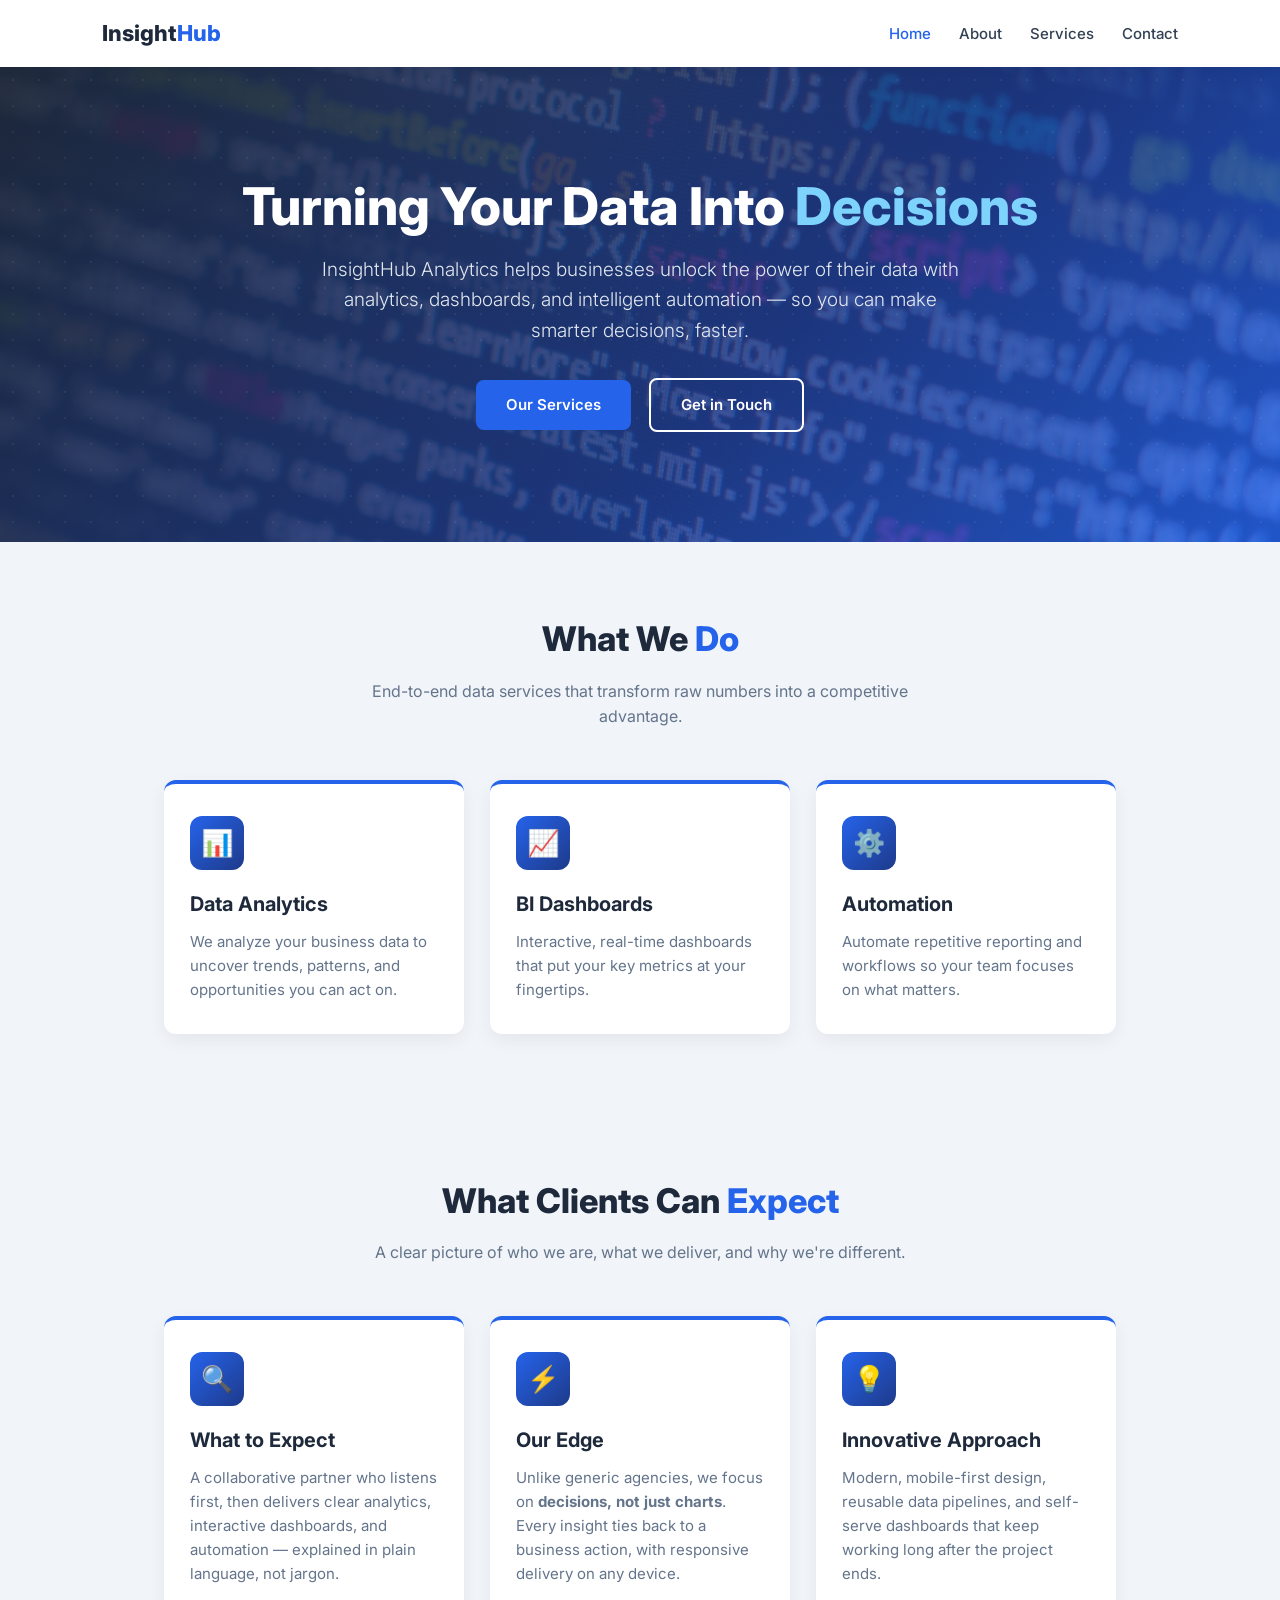
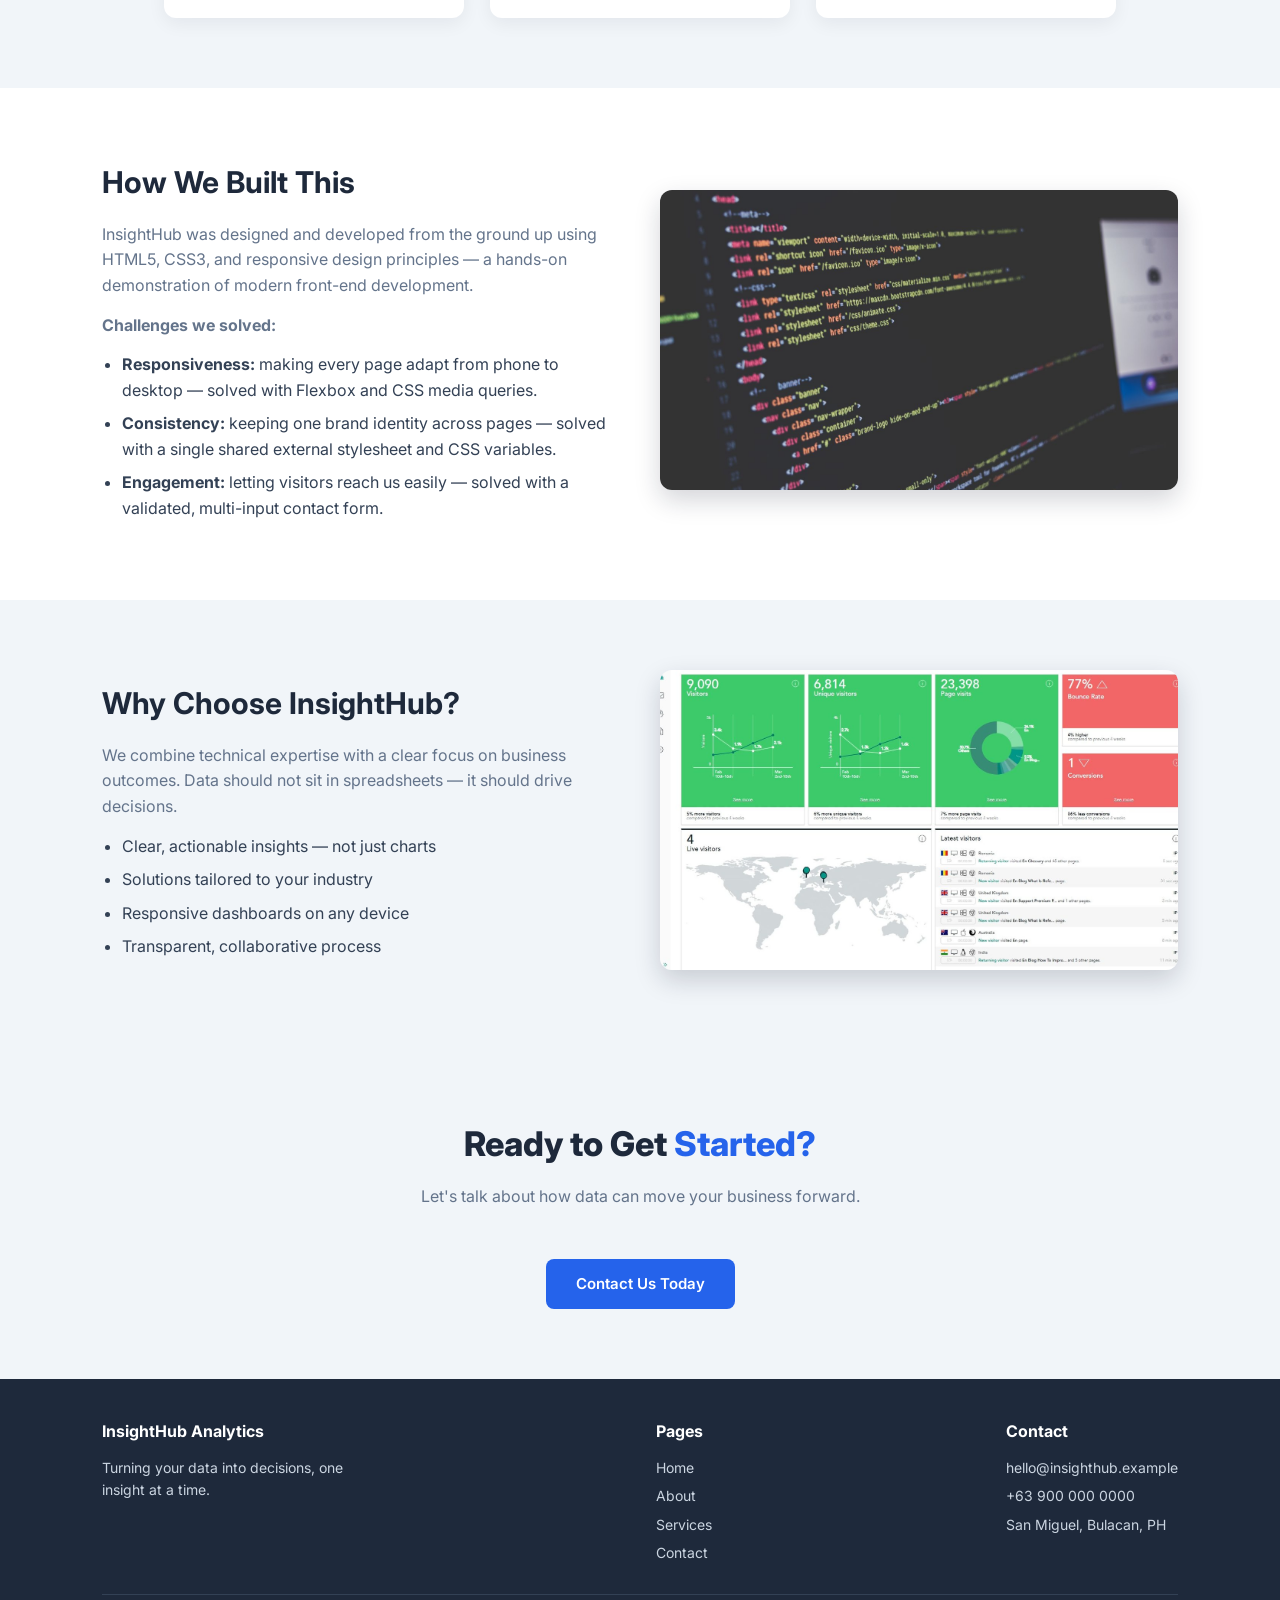
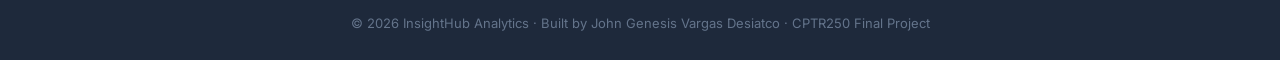
<file: index.html>
<!DOCTYPE html>
<!-- =====================================================================
     index.html  |  CPTR250 FINAL PROJECT — Home
     Company: InsightHub Analytics
     Shared external CSS (style.css). Semantic HTML5 structure.
     ===================================================================== -->
<html lang="en">
<head>
    <meta charset="UTF-8">
    <meta name="viewport" content="width=device-width, initial-scale=1.0">
    <title>InsightHub Analytics | Turning Data into Decisions</title>
    <link rel="stylesheet" href="style.css">
</head>
<body>

    <!-- ===== SHARED NAV BAR ===== -->
    <nav class="navbar">
        <a href="index.html" class="brand">Insight<span>Hub</span></a>
        <ul class="nav-links">
            <li><a href="index.html" class="active">Home</a></li>
            <li><a href="about.html">About</a></li>
            <li><a href="services.html">Services</a></li>
            <li><a href="contact.html">Contact</a></li>
        </ul>
    </nav>

    <!-- ===== HERO ===== -->
    <header class="hero">
        <h1>Turning Your Data Into <span>Decisions</span></h1>
        <p>InsightHub Analytics helps businesses unlock the power of their data with analytics, dashboards, and intelligent automation — so you can make smarter decisions, faster.</p>
        <a href="services.html" class="btn">Our Services</a>
        <a href="contact.html" class="btn btn-outline">Get in Touch</a>
    </header>

    <!-- ===== SERVICES OVERVIEW (card grid) ===== -->
    <section>
        <h2 class="section-title">What We <span>Do</span></h2>
        <p class="section-sub">End-to-end data services that transform raw numbers into a competitive advantage.</p>
        <div class="cards">
            <div class="card">
                <div class="icon">📊</div>
                <h3>Data Analytics</h3>
                <p>We analyze your business data to uncover trends, patterns, and opportunities you can act on.</p>
            </div>
            <div class="card">
                <div class="icon">📈</div>
                <h3>BI Dashboards</h3>
                <p>Interactive, real-time dashboards that put your key metrics at your fingertips.</p>
            </div>
            <div class="card">
                <div class="icon">⚙️</div>
                <h3>Automation</h3>
                <p>Automate repetitive reporting and workflows so your team focuses on what matters.</p>
            </div>
        </div>
    </section>

    <!-- ===== WHAT TO EXPECT / OUR EDGE ===== -->
    <section>
        <h2 class="section-title">What Clients Can <span>Expect</span></h2>
        <p class="section-sub">A clear picture of who we are, what we deliver, and why we're different.</p>
        <div class="cards">
            <div class="card">
                <div class="icon">🔍</div>
                <h3>What to Expect</h3>
                <p>A collaborative partner who listens first, then delivers clear analytics, interactive dashboards, and automation — explained in plain language, not jargon.</p>
            </div>
            <div class="card">
                <div class="icon">⚡</div>
                <h3>Our Edge</h3>
                <p>Unlike generic agencies, we focus on <strong>decisions, not just charts</strong>. Every insight ties back to a business action, with responsive delivery on any device.</p>
            </div>
            <div class="card">
                <div class="icon">💡</div>
                <h3>Innovative Approach</h3>
                <p>Modern, mobile-first design, reusable data pipelines, and self-serve dashboards that keep working long after the project ends.</p>
            </div>
        </div>
    </section>

    <!-- ===== OUR PROCESS / CHALLENGES ===== -->
    <section class="alt">
        <div class="split">
            <div class="col">
                <h2>How We Built This</h2>
                <p>InsightHub was designed and developed from the ground up using HTML5, CSS3, and responsive design principles — a hands-on demonstration of modern front-end development.</p>
                <p><strong>Challenges we solved:</strong></p>
                <ul>
                    <li><strong>Responsiveness:</strong> making every page adapt from phone to desktop — solved with Flexbox and CSS media queries.</li>
                    <li><strong>Consistency:</strong> keeping one brand identity across pages — solved with a single shared external stylesheet and CSS variables.</li>
                    <li><strong>Engagement:</strong> letting visitors reach us easily — solved with a validated, multi-input contact form.</li>
                </ul>
            </div>
            <div class="col">
                <img class="split-img" src="images/webdev.jpg" alt="Developer writing the CSS code behind the website">
            </div>
        </div>
    </section>

    <!-- ===== WHY US (split section with CSS visual) ===== -->
    <section>
        <div class="split">
            <div class="col">
                <h2>Why Choose InsightHub?</h2>
                <p>We combine technical expertise with a clear focus on business outcomes. Data should not sit in spreadsheets — it should drive decisions.</p>
                <ul>
                    <li>Clear, actionable insights — not just charts</li>
                    <li>Solutions tailored to your industry</li>
                    <li>Responsive dashboards on any device</li>
                    <li>Transparent, collaborative process</li>
                </ul>
            </div>
            <div class="col">
                <img class="split-img" src="images/dashboard.jpg" alt="Analytics dashboard showing visitor metrics and charts">
            </div>
        </div>
    </section>

    <!-- ===== CTA ===== -->
    <section style="text-align:center;">
        <h2 class="section-title">Ready to Get <span>Started?</span></h2>
        <p class="section-sub">Let's talk about how data can move your business forward.</p>
        <a href="contact.html" class="btn">Contact Us Today</a>
    </section>

    <!-- ===== SHARED FOOTER ===== -->
    <footer>
        <div class="footer-grid">
            <div>
                <h4>InsightHub Analytics</h4>
                <p style="max-width:260px; font-size:14px;">Turning your data into decisions, one insight at a time.</p>
            </div>
            <div>
                <h4>Pages</h4>
                <a href="index.html">Home</a>
                <a href="about.html">About</a>
                <a href="services.html">Services</a>
                <a href="contact.html">Contact</a>
            </div>
            <div>
                <h4>Contact</h4>
                <a href="mailto:hello@insighthub.example">hello@insighthub.example</a>
                <a href="#">+63 900 000 0000</a>
                <a href="#">San Miguel, Bulacan, PH</a>
            </div>
        </div>
        <div class="footer-bottom">
            &copy; 2026 InsightHub Analytics · Built by John Genesis Vargas Desiatco · CPTR250 Final Project
        </div>
    </footer>

</body>
</html>
</file>
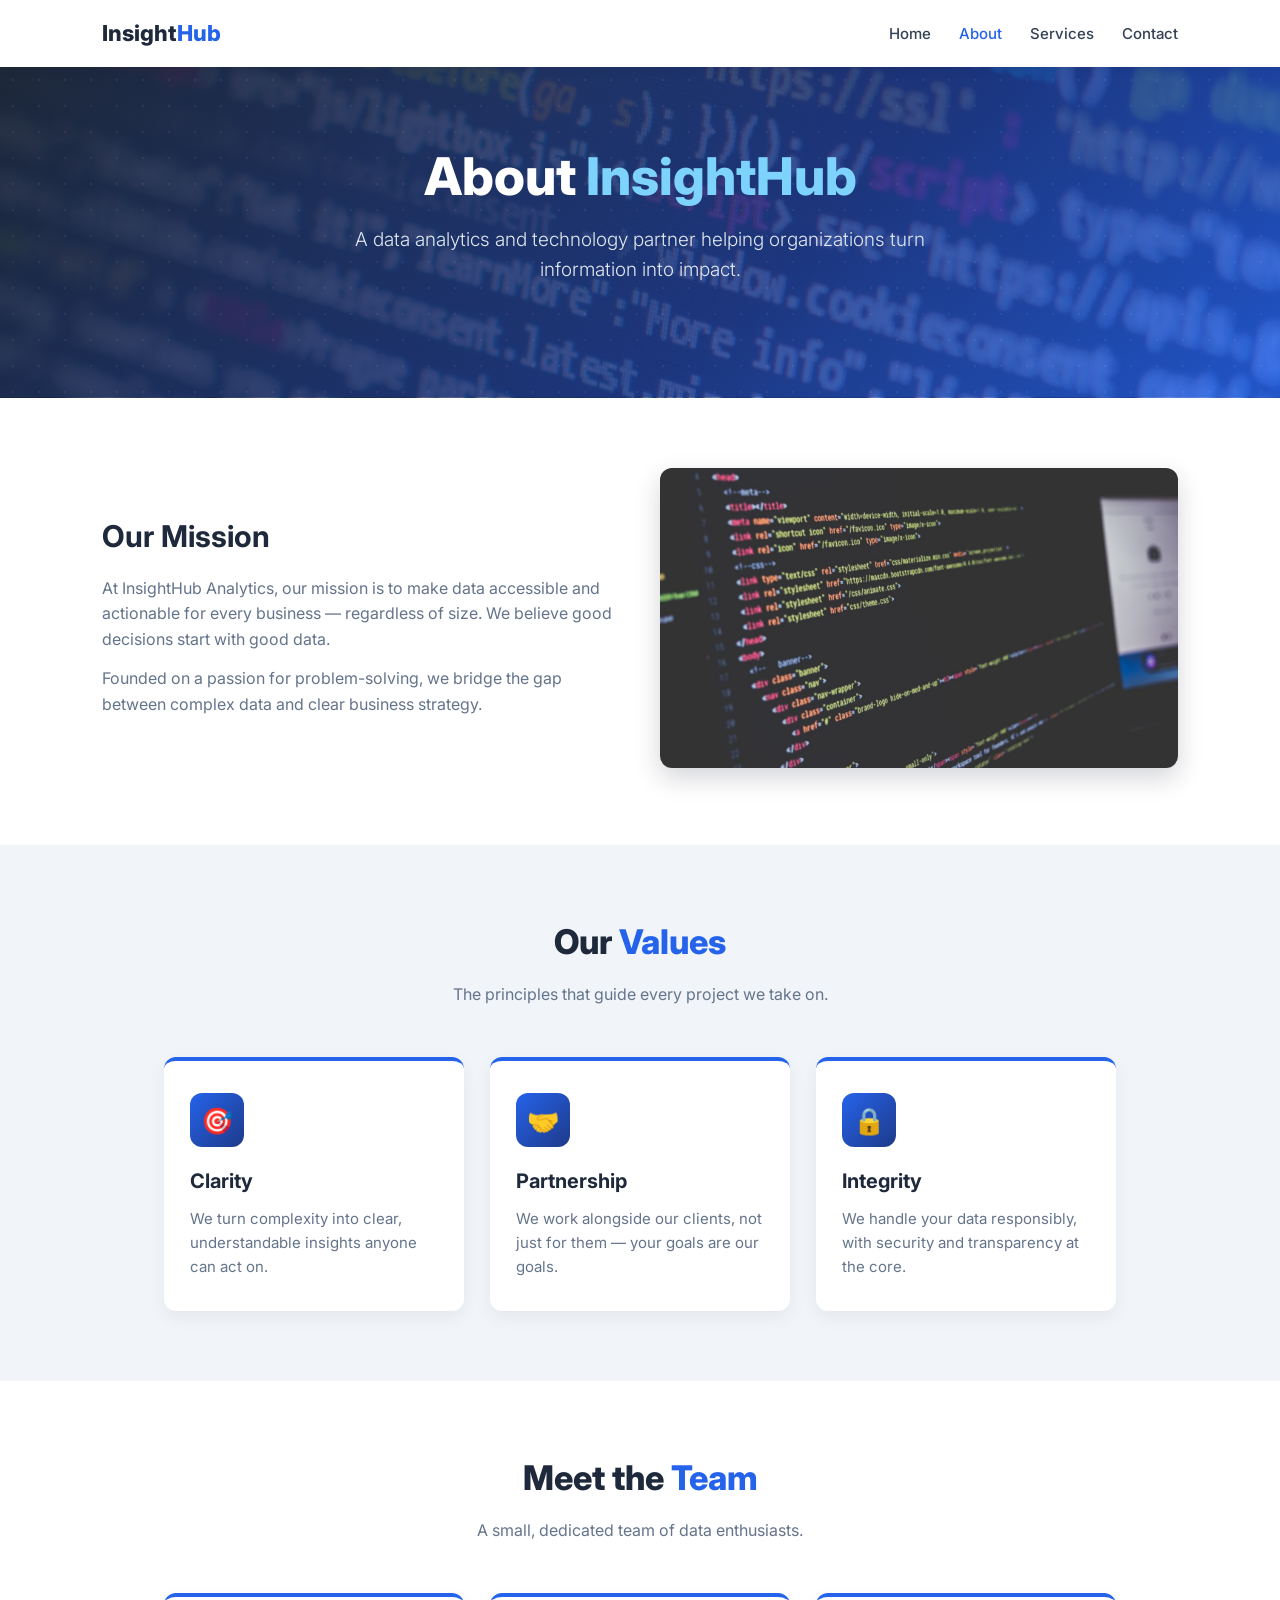
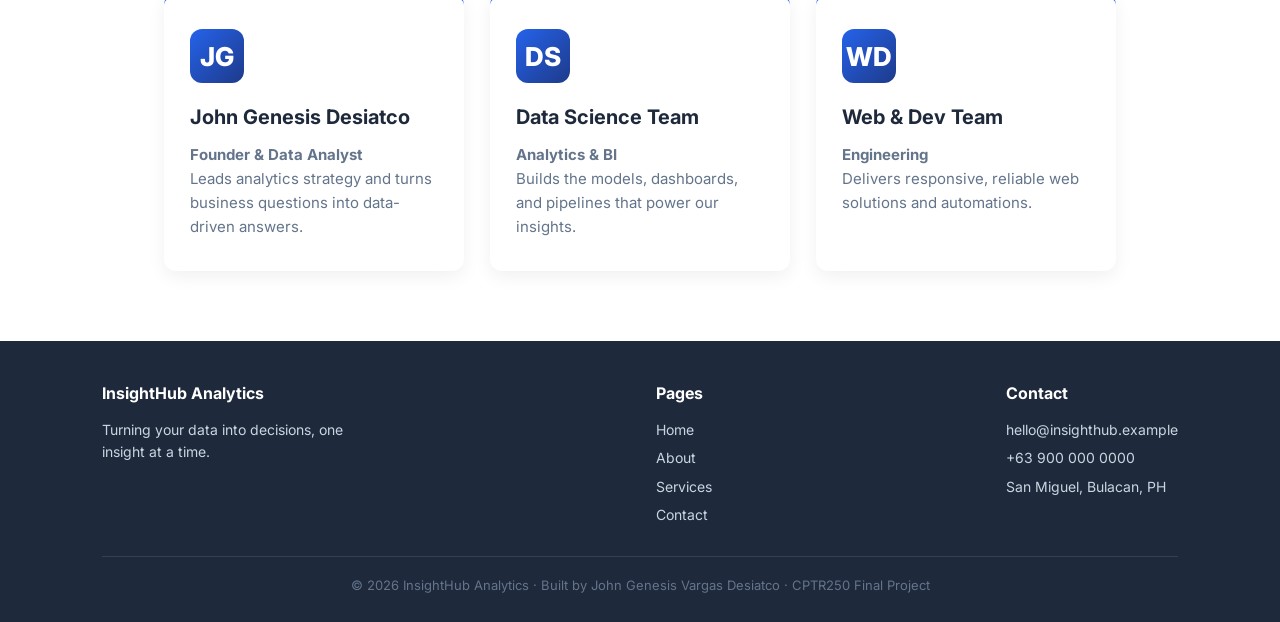
<file: about.html>
<!DOCTYPE html>
<!-- =====================================================================
     about.html  |  CPTR250 FINAL PROJECT — About
     ===================================================================== -->
<html lang="en">
<head>
    <meta charset="UTF-8">
    <meta name="viewport" content="width=device-width, initial-scale=1.0">
    <title>About | InsightHub Analytics</title>
    <link rel="stylesheet" href="style.css">
</head>
<body>

    <nav class="navbar">
        <a href="index.html" class="brand">Insight<span>Hub</span></a>
        <ul class="nav-links">
            <li><a href="index.html">Home</a></li>
            <li><a href="about.html" class="active">About</a></li>
            <li><a href="services.html">Services</a></li>
            <li><a href="contact.html">Contact</a></li>
        </ul>
    </nav>

    <!-- compact hero -->
    <header class="hero" style="padding:80px 8%;">
        <h1>About <span>InsightHub</span></h1>
        <p>A data analytics and technology partner helping organizations turn information into impact.</p>
    </header>

    <!-- mission / story -->
    <section class="alt">
        <div class="split">
            <div class="col">
                <h2>Our Mission</h2>
                <p>At InsightHub Analytics, our mission is to make data accessible and actionable for every business — regardless of size. We believe good decisions start with good data.</p>
                <p>Founded on a passion for problem-solving, we bridge the gap between complex data and clear business strategy.</p>
            </div>
            <div class="col">
                <img class="split-img" src="images/webdev.jpg" alt="CSS source code on a developer's screen">
            </div>
        </div>
    </section>

    <!-- values as cards -->
    <section>
        <h2 class="section-title">Our <span>Values</span></h2>
        <p class="section-sub">The principles that guide every project we take on.</p>
        <div class="cards">
            <div class="card"><div class="icon">🎯</div><h3>Clarity</h3><p>We turn complexity into clear, understandable insights anyone can act on.</p></div>
            <div class="card"><div class="icon">🤝</div><h3>Partnership</h3><p>We work alongside our clients, not just for them — your goals are our goals.</p></div>
            <div class="card"><div class="icon">🔒</div><h3>Integrity</h3><p>We handle your data responsibly, with security and transparency at the core.</p></div>
        </div>
    </section>

    <!-- team -->
    <section class="alt">
        <h2 class="section-title">Meet the <span>Team</span></h2>
        <p class="section-sub">A small, dedicated team of data enthusiasts.</p>
        <div class="cards">
            <div class="card">
                <div class="icon">JG</div>
                <h3>John Genesis Desiatco</h3>
                <p><strong>Founder &amp; Data Analyst</strong><br>Leads analytics strategy and turns business questions into data-driven answers.</p>
            </div>
            <div class="card">
                <div class="icon">DS</div>
                <h3>Data Science Team</h3>
                <p><strong>Analytics &amp; BI</strong><br>Builds the models, dashboards, and pipelines that power our insights.</p>
            </div>
            <div class="card">
                <div class="icon">WD</div>
                <h3>Web &amp; Dev Team</h3>
                <p><strong>Engineering</strong><br>Delivers responsive, reliable web solutions and automations.</p>
            </div>
        </div>
    </section>

    <footer>
        <div class="footer-grid">
            <div><h4>InsightHub Analytics</h4><p style="max-width:260px; font-size:14px;">Turning your data into decisions, one insight at a time.</p></div>
            <div><h4>Pages</h4><a href="index.html">Home</a><a href="about.html">About</a><a href="services.html">Services</a><a href="contact.html">Contact</a></div>
            <div><h4>Contact</h4><a href="mailto:hello@insighthub.example">hello@insighthub.example</a><a href="#">+63 900 000 0000</a><a href="#">San Miguel, Bulacan, PH</a></div>
        </div>
        <div class="footer-bottom">&copy; 2026 InsightHub Analytics · Built by John Genesis Vargas Desiatco · CPTR250 Final Project</div>
    </footer>

</body>
</html>
</file>
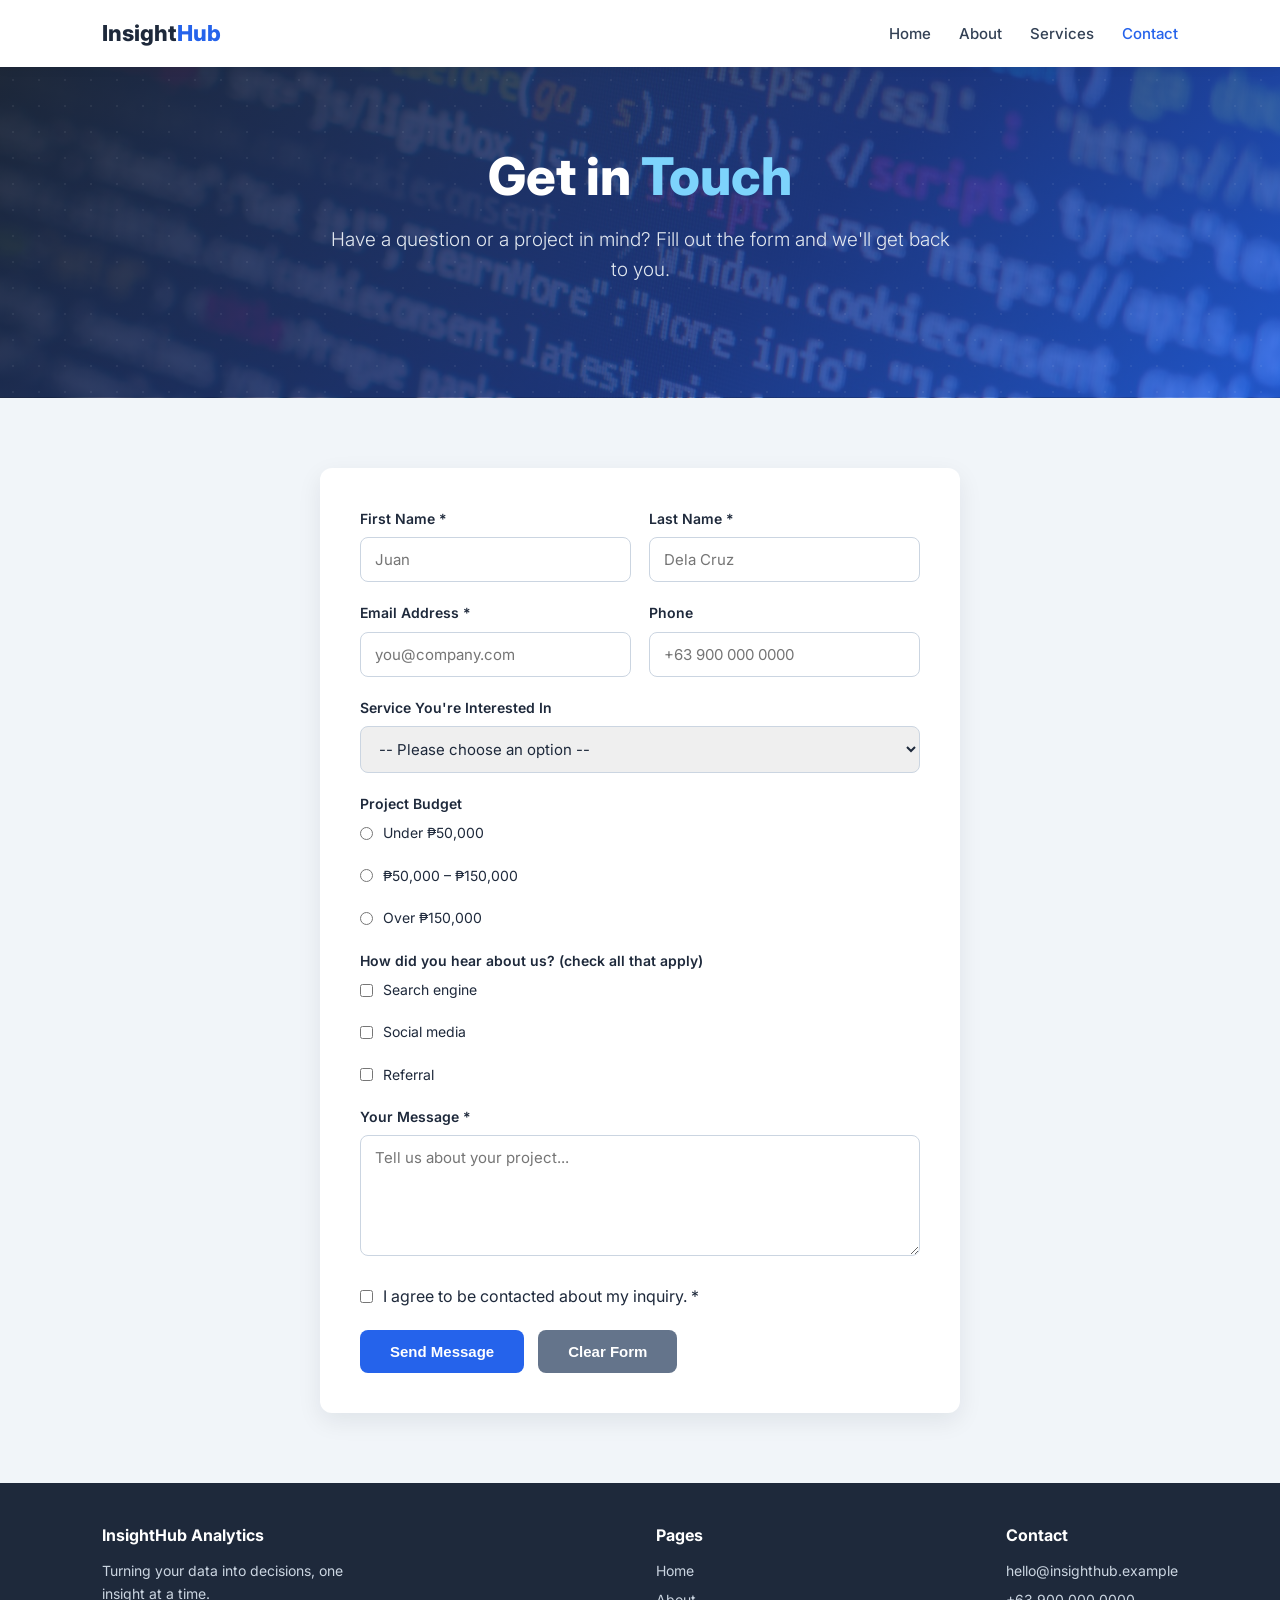
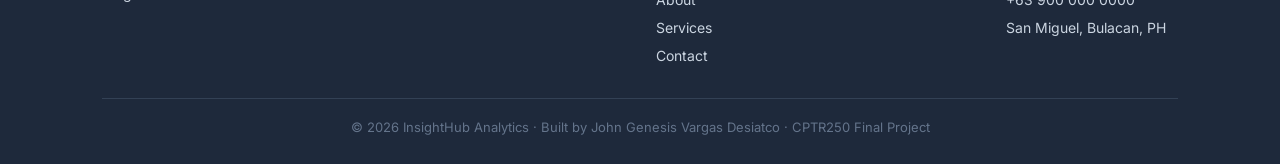
<file: contact.html>
<!DOCTYPE html>
<!-- =====================================================================
     contact.html  |  CPTR250 FINAL PROJECT — Contact
     Demonstrates CHAPTER 5 (HTML Forms & Inputs):
       - text, email, tel inputs   - select dropdown
       - radio buttons             - checkboxes
       - textarea                  - submit & reset buttons
       - required validation, labels, placeholders
     ===================================================================== -->
<html lang="en">
<head>
    <meta charset="UTF-8">
    <meta name="viewport" content="width=device-width, initial-scale=1.0">
    <title>Contact | InsightHub Analytics</title>
    <link rel="stylesheet" href="style.css">
</head>
<body>

    <nav class="navbar">
        <a href="index.html" class="brand">Insight<span>Hub</span></a>
        <ul class="nav-links">
            <li><a href="index.html">Home</a></li>
            <li><a href="about.html">About</a></li>
            <li><a href="services.html">Services</a></li>
            <li><a href="contact.html" class="active">Contact</a></li>
        </ul>
    </nav>

    <header class="hero" style="padding:80px 8%;">
        <h1>Get in <span>Touch</span></h1>
        <p>Have a question or a project in mind? Fill out the form and we'll get back to you.</p>
    </header>

    <section>
        <div class="form-wrap">
            <!-- The FORM (Chapter 5). action="#" is a placeholder backend;
                 method="post" is how real form data would be sent to a server. -->
            <form action="#" method="post">

                <!-- Text inputs, side by side -->
                <div class="form-row">
                    <div class="form-group">
                        <label for="firstName">First Name *</label>
                        <input type="text" id="firstName" name="firstName" placeholder="Juan" required>
                    </div>
                    <div class="form-group">
                        <label for="lastName">Last Name *</label>
                        <input type="text" id="lastName" name="lastName" placeholder="Dela Cruz" required>
                    </div>
                </div>

                <!-- Email + phone -->
                <div class="form-row">
                    <div class="form-group">
                        <label for="email">Email Address *</label>
                        <input type="email" id="email" name="email" placeholder="you@company.com" required>
                    </div>
                    <div class="form-group">
                        <label for="phone">Phone</label>
                        <input type="tel" id="phone" name="phone" placeholder="+63 900 000 0000">
                    </div>
                </div>

                <!-- Select dropdown -->
                <div class="form-group">
                    <label for="service">Service You're Interested In</label>
                    <select id="service" name="service">
                        <option value="" selected>-- Please choose an option --</option>
                        <option value="analytics">Data Analytics</option>
                        <option value="dashboards">BI Dashboards</option>
                        <option value="automation">Process Automation</option>
                        <option value="webdev">Web Development</option>
                        <option value="consulting">Consulting</option>
                    </select>
                </div>

                <!-- Radio buttons: budget range -->
                <div class="form-group">
                    <label>Project Budget</label>
                    <div class="check-row"><input type="radio" id="b1" name="budget" value="small"><label for="b1" style="font-weight:400;margin:0;">Under ₱50,000</label></div>
                    <div class="check-row"><input type="radio" id="b2" name="budget" value="medium"><label for="b2" style="font-weight:400;margin:0;">₱50,000 – ₱150,000</label></div>
                    <div class="check-row"><input type="radio" id="b3" name="budget" value="large"><label for="b3" style="font-weight:400;margin:0;">Over ₱150,000</label></div>
                </div>

                <!-- Checkboxes: how did you hear about us -->
                <div class="form-group">
                    <label>How did you hear about us? (check all that apply)</label>
                    <div class="check-row"><input type="checkbox" id="c1" name="source" value="search"><label for="c1" style="font-weight:400;margin:0;">Search engine</label></div>
                    <div class="check-row"><input type="checkbox" id="c2" name="source" value="social"><label for="c2" style="font-weight:400;margin:0;">Social media</label></div>
                    <div class="check-row"><input type="checkbox" id="c3" name="source" value="referral"><label for="c3" style="font-weight:400;margin:0;">Referral</label></div>
                </div>

                <!-- Textarea -->
                <div class="form-group">
                    <label for="message">Your Message *</label>
                    <textarea id="message" name="message" rows="5" placeholder="Tell us about your project..." required></textarea>
                </div>

                <!-- Consent checkbox -->
                <div class="check-row">
                    <input type="checkbox" id="consent" name="consent" required>
                    <label for="consent" style="font-weight:400;margin:0;">I agree to be contacted about my inquiry. *</label>
                </div>

                <!-- Submit + Reset buttons -->
                <button type="submit" class="btn">Send Message</button>
                <button type="reset" class="btn" style="background:var(--gray);margin-left:10px;">Clear Form</button>
            </form>
        </div>
    </section>

    <footer>
        <div class="footer-grid">
            <div><h4>InsightHub Analytics</h4><p style="max-width:260px; font-size:14px;">Turning your data into decisions, one insight at a time.</p></div>
            <div><h4>Pages</h4><a href="index.html">Home</a><a href="about.html">About</a><a href="services.html">Services</a><a href="contact.html">Contact</a></div>
            <div><h4>Contact</h4><a href="mailto:hello@insighthub.example">hello@insighthub.example</a><a href="#">+63 900 000 0000</a><a href="#">San Miguel, Bulacan, PH</a></div>
        </div>
        <div class="footer-bottom">&copy; 2026 InsightHub Analytics · Built by John Genesis Vargas Desiatco · CPTR250 Final Project</div>
    </footer>

</body>
</html>
</file>
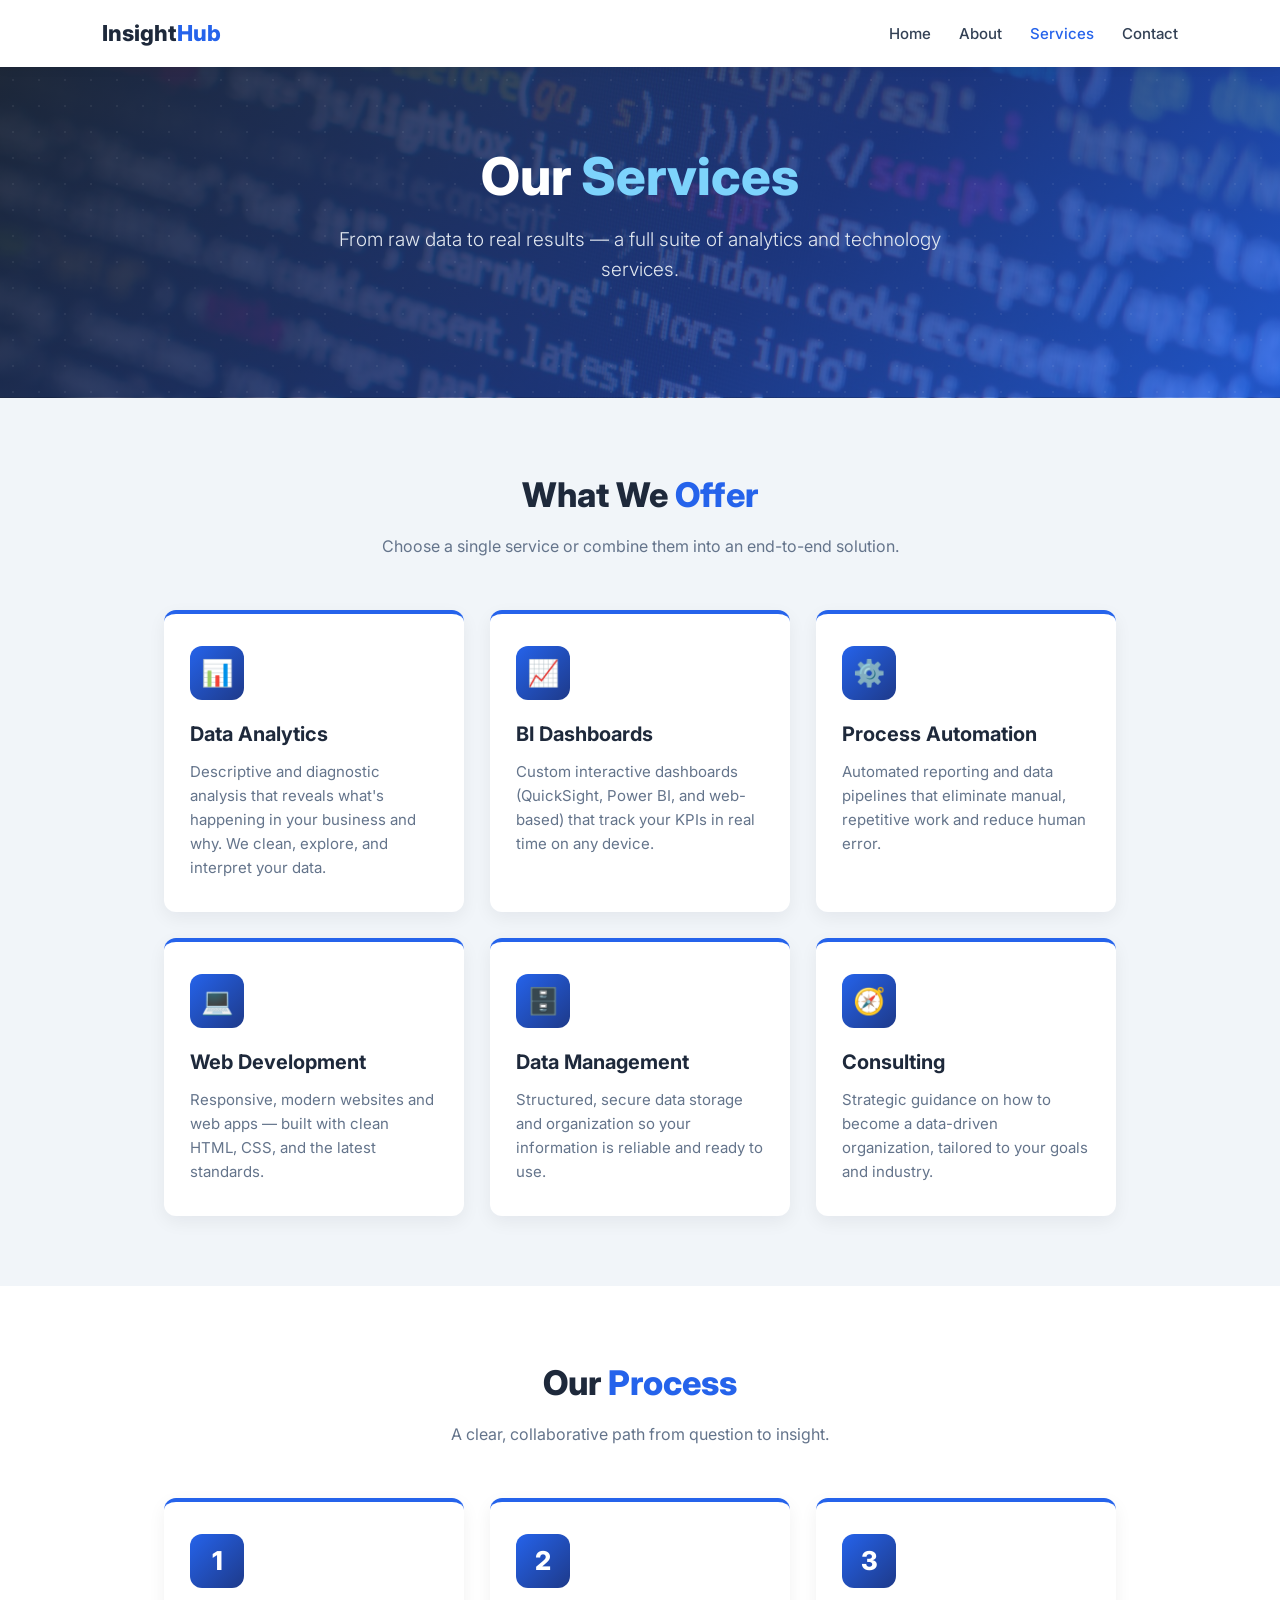
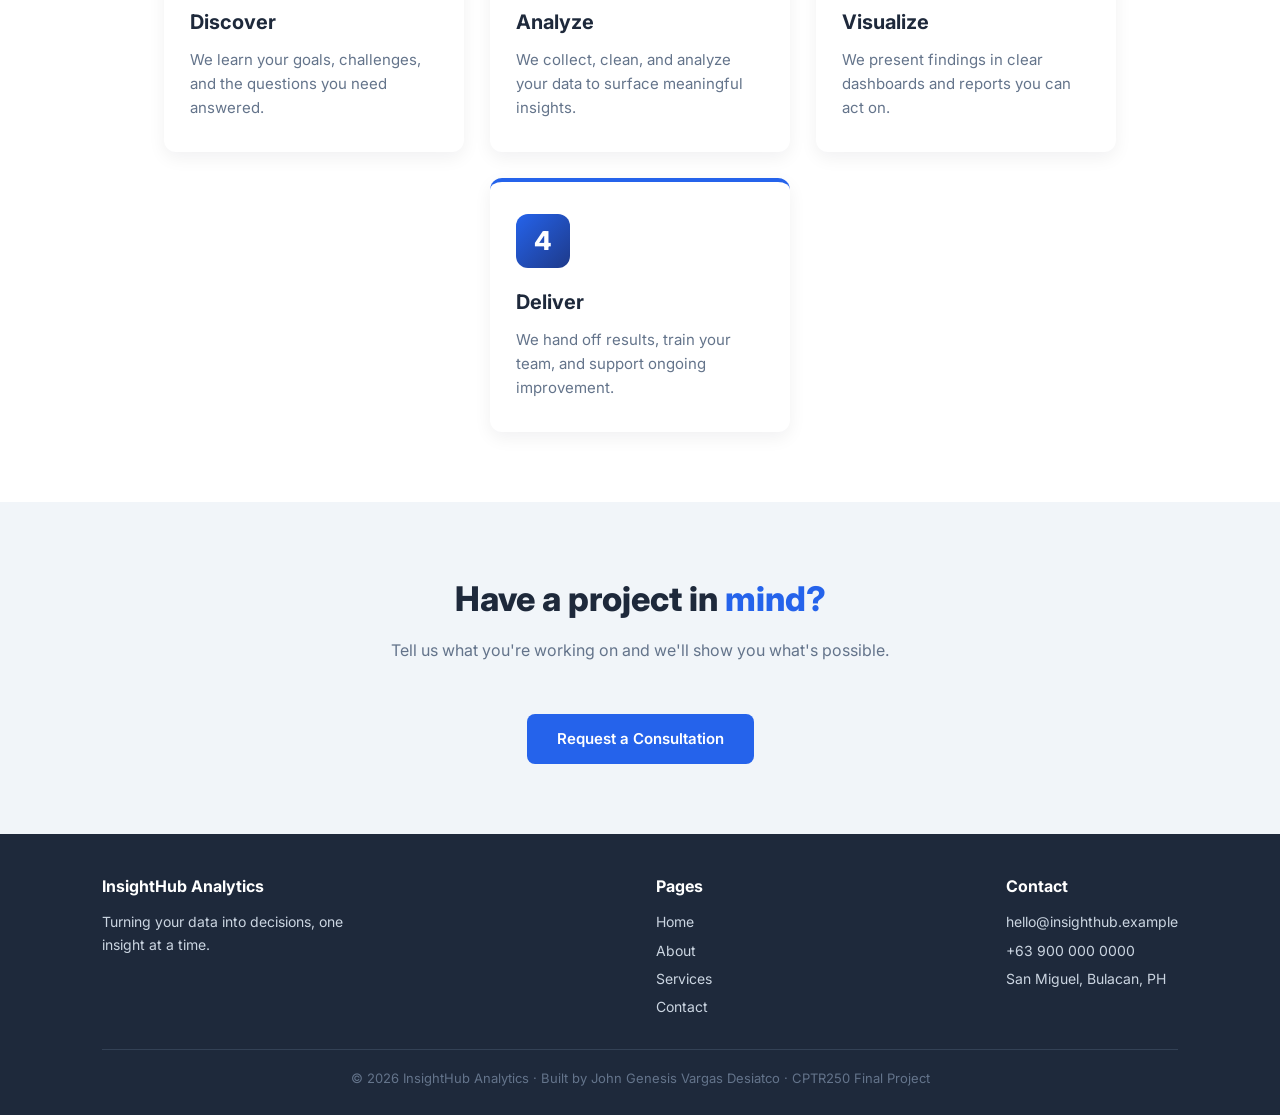
<file: services.html>
<!DOCTYPE html>
<!-- =====================================================================
     services.html  |  CPTR250 FINAL PROJECT — Services
     ===================================================================== -->
<html lang="en">
<head>
    <meta charset="UTF-8">
    <meta name="viewport" content="width=device-width, initial-scale=1.0">
    <title>Services | InsightHub Analytics</title>
    <link rel="stylesheet" href="style.css">
</head>
<body>

    <nav class="navbar">
        <a href="index.html" class="brand">Insight<span>Hub</span></a>
        <ul class="nav-links">
            <li><a href="index.html">Home</a></li>
            <li><a href="about.html">About</a></li>
            <li><a href="services.html" class="active">Services</a></li>
            <li><a href="contact.html">Contact</a></li>
        </ul>
    </nav>

    <header class="hero" style="padding:80px 8%;">
        <h1>Our <span>Services</span></h1>
        <p>From raw data to real results — a full suite of analytics and technology services.</p>
    </header>

    <section>
        <h2 class="section-title">What We <span>Offer</span></h2>
        <p class="section-sub">Choose a single service or combine them into an end-to-end solution.</p>
        <div class="cards">
            <div class="card"><div class="icon">📊</div><h3>Data Analytics</h3><p>Descriptive and diagnostic analysis that reveals what's happening in your business and why. We clean, explore, and interpret your data.</p></div>
            <div class="card"><div class="icon">📈</div><h3>BI Dashboards</h3><p>Custom interactive dashboards (QuickSight, Power BI, and web-based) that track your KPIs in real time on any device.</p></div>
            <div class="card"><div class="icon">⚙️</div><h3>Process Automation</h3><p>Automated reporting and data pipelines that eliminate manual, repetitive work and reduce human error.</p></div>
            <div class="card"><div class="icon">💻</div><h3>Web Development</h3><p>Responsive, modern websites and web apps — built with clean HTML, CSS, and the latest standards.</p></div>
            <div class="card"><div class="icon">🗄️</div><h3>Data Management</h3><p>Structured, secure data storage and organization so your information is reliable and ready to use.</p></div>
            <div class="card"><div class="icon">🧭</div><h3>Consulting</h3><p>Strategic guidance on how to become a data-driven organization, tailored to your goals and industry.</p></div>
        </div>
    </section>

    <!-- process -->
    <section class="alt">
        <h2 class="section-title">Our <span>Process</span></h2>
        <p class="section-sub">A clear, collaborative path from question to insight.</p>
        <div class="cards">
            <div class="card"><div class="icon">1</div><h3>Discover</h3><p>We learn your goals, challenges, and the questions you need answered.</p></div>
            <div class="card"><div class="icon">2</div><h3>Analyze</h3><p>We collect, clean, and analyze your data to surface meaningful insights.</p></div>
            <div class="card"><div class="icon">3</div><h3>Visualize</h3><p>We present findings in clear dashboards and reports you can act on.</p></div>
            <div class="card"><div class="icon">4</div><h3>Deliver</h3><p>We hand off results, train your team, and support ongoing improvement.</p></div>
        </div>
    </section>

    <section style="text-align:center;">
        <h2 class="section-title">Have a project in <span>mind?</span></h2>
        <p class="section-sub">Tell us what you're working on and we'll show you what's possible.</p>
        <a href="contact.html" class="btn">Request a Consultation</a>
    </section>

    <footer>
        <div class="footer-grid">
            <div><h4>InsightHub Analytics</h4><p style="max-width:260px; font-size:14px;">Turning your data into decisions, one insight at a time.</p></div>
            <div><h4>Pages</h4><a href="index.html">Home</a><a href="about.html">About</a><a href="services.html">Services</a><a href="contact.html">Contact</a></div>
            <div><h4>Contact</h4><a href="mailto:hello@insighthub.example">hello@insighthub.example</a><a href="#">+63 900 000 0000</a><a href="#">San Miguel, Bulacan, PH</a></div>
        </div>
        <div class="footer-bottom">&copy; 2026 InsightHub Analytics · Built by John Genesis Vargas Desiatco · CPTR250 Final Project</div>
    </footer>

</body>
</html>
</file>
<file: style.css>
/* =====================================================================
   style.css  |  CPTR250 FINAL PROJECT — External Stylesheet (shared)
   Company: InsightHub Analytics  |  Theme: Tech Blue & Slate
   Used by every page (index, about, services, contact) via:
       <link rel="stylesheet" href="style.css">
   Demonstrates: external CSS, selectors, Flexbox layout, responsive
   media queries (Ch4), and consistent brand identity across pages.
   ===================================================================== */

@import url('https://fonts.googleapis.com/css2?family=Inter:wght@300;400;500;600;700;800&display=swap');

/* ---- Reset + theme variables ---- */
* { margin: 0; padding: 0; box-sizing: border-box; }
:root {
    --blue:      #2563eb;   /* primary brand blue */
    --blue-dark: #1e3a8a;
    --slate:     #1e293b;   /* dark slate */
    --slate-2:   #334155;
    --gray:      #64748b;
    --light:     #f1f5f9;   /* page background */
    --white:     #ffffff;
    --radius:    12px;
}
html { scroll-behavior: smooth; }
body {
    font-family: 'Inter', sans-serif;
    color: var(--slate);
    background: var(--light);
    line-height: 1.6;
}

/* ================= NAV BAR (Flexbox, shared) ================= */
.navbar {
    display: flex;
    align-items: center;
    justify-content: space-between;
    padding: 16px 8%;
    background: var(--white);
    box-shadow: 0 2px 10px rgba(0,0,0,0.06);
    position: sticky;
    top: 0;
    z-index: 1000;
}
.navbar .brand {
    font-size: 22px;
    font-weight: 800;
    color: var(--slate);
    text-decoration: none;
}
.navbar .brand span { color: var(--blue); }
.nav-links { display: flex; list-style: none; gap: 28px; }
.nav-links a {
    text-decoration: none;
    color: var(--slate-2);
    font-weight: 500;
    font-size: 15px;
    transition: color 0.2s;
}
.nav-links a:hover,
.nav-links a.active { color: var(--blue); }

/* ================= BUTTONS ================= */
.btn {
    display: inline-block;
    background: var(--blue);
    color: #fff;
    text-decoration: none;
    padding: 13px 30px;
    border-radius: 8px;
    font-weight: 600;
    font-size: 15px;
    border: none;
    cursor: pointer;
    transition: background 0.25s, transform 0.2s;
}
.btn:hover { background: var(--blue-dark); transform: translateY(-2px); }
.btn-outline {
    background: transparent;
    border: 2px solid #fff;
    color: #fff;
}
.btn-outline:hover { background: #fff; color: var(--blue); }

/* ================= HERO (home) ================= */
.hero {
    background: linear-gradient(135deg, rgba(30,41,59,0.92) 0%, rgba(30,58,138,0.88) 60%, rgba(37,99,235,0.85) 100%),
                url("images/hero.jpg");
    background-size: cover;
    background-position: center;
    color: #fff;
    text-align: center;
    padding: 110px 8%;
    position: relative;
    overflow: hidden;
}
/* subtle decorative grid dots drawn purely in CSS (no image needed) */
.hero::after {
    content: "";
    position: absolute; inset: 0;
    background-image: radial-gradient(rgba(255,255,255,0.12) 1px, transparent 1px);
    background-size: 26px 26px;
    opacity: 0.5;
}
.hero > * { position: relative; z-index: 1; }
.hero h1 { font-size: 52px; font-weight: 800; line-height: 1.15; margin-bottom: 18px; }
.hero h1 span { color: #7dd3fc; }
.hero p { font-size: 19px; font-weight: 300; max-width: 640px; margin: 0 auto 32px auto; color: #e2e8f0; }
.hero .btn + .btn { margin-left: 14px; }

/* ================= SECTION SHELL ================= */
section { padding: 70px 8%; }
.section-title { text-align: center; margin-bottom: 12px; font-size: 34px; font-weight: 800; color: var(--slate); }
.section-title span { color: var(--blue); }
.section-sub { text-align: center; color: var(--gray); max-width: 620px; margin: 0 auto 50px auto; }

/* ================= CARD GRID (Flexbox, responsive) ================= */
.cards {
    display: flex;
    flex-wrap: wrap;
    gap: 26px;
    justify-content: center;
}
.card {
    background: var(--white);
    border-radius: var(--radius);
    padding: 32px 26px;
    width: 300px;
    box-shadow: 0 6px 18px rgba(15,23,42,0.06);
    border-top: 4px solid var(--blue);
    transition: transform 0.25s, box-shadow 0.25s;
}
.card:hover { transform: translateY(-8px); box-shadow: 0 16px 30px rgba(15,23,42,0.12); }
.card .icon {
    width: 54px; height: 54px;
    border-radius: 12px;
    background: linear-gradient(135deg, var(--blue), var(--blue-dark));
    color: #fff;
    display: flex; align-items: center; justify-content: center;
    font-size: 26px; font-weight: 800;
    margin-bottom: 18px;
}
.card h3 { font-size: 20px; margin-bottom: 10px; color: var(--slate); }
.card p { color: var(--gray); font-size: 15px; }

/* ================= FEATURE / ALT SECTION ================= */
.alt { background: var(--white); }
.split {
    display: flex; flex-wrap: wrap; align-items: center; gap: 40px;
    max-width: 1100px; margin: 0 auto;
}
.split .col { flex: 1 1 340px; }
.split h2 { font-size: 30px; margin-bottom: 16px; color: var(--slate); }
.split p { color: var(--gray); margin-bottom: 14px; }
.split ul { margin-left: 20px; color: var(--slate-2); }
.split li { margin-bottom: 8px; }
/* CSS-drawn visual panel (gradient block) instead of a stock image */
.visual {
    height: 300px; border-radius: var(--radius);
    background: linear-gradient(135deg, var(--blue) 0%, var(--slate) 100%);
    display: flex; align-items: center; justify-content: center;
    color: #fff; position: relative; overflow: hidden;
}
.visual::before {
    content: "";
    position: absolute; inset: 0;
    background-image: repeating-linear-gradient(90deg, rgba(255,255,255,0.08) 0 2px, transparent 2px 40px),
                      repeating-linear-gradient(0deg, rgba(255,255,255,0.08) 0 2px, transparent 2px 40px);
}
.visual .stat { text-align: center; position: relative; z-index: 1; }
.visual .stat .n { font-size: 46px; font-weight: 800; }

/* Real image inside a split column (rounded, shadowed) */
.split-img {
    width: 100%;
    height: 300px;
    object-fit: cover;
    border-radius: var(--radius);
    box-shadow: 0 10px 26px rgba(15,23,42,0.18);
}

/* ================= CONTACT FORM (Chapter 5) ================= */
.form-wrap {
    max-width: 640px; margin: 0 auto;
    background: var(--white); border-radius: var(--radius);
    padding: 40px; box-shadow: 0 8px 24px rgba(15,23,42,0.08);
}
.form-group { margin-bottom: 20px; }
.form-group label { display: block; font-weight: 600; margin-bottom: 7px; font-size: 14px; color: var(--slate); }
.form-group input,
.form-group select,
.form-group textarea {
    width: 100%; padding: 12px 14px;
    border: 1px solid #cbd5e1; border-radius: 8px;
    font-family: inherit; font-size: 15px; color: var(--slate);
    transition: border-color 0.2s, box-shadow 0.2s;
}
.form-group input:focus,
.form-group select:focus,
.form-group textarea:focus {
    outline: none; border-color: var(--blue);
    box-shadow: 0 0 0 3px rgba(37,99,235,0.15);
}
.form-row { display: flex; gap: 18px; flex-wrap: wrap; }
.form-row .form-group { flex: 1 1 240px; }
.check-row { display: flex; align-items: center; gap: 10px; margin-bottom: 20px; }
.check-row input { width: auto; }

/* ================= FOOTER ================= */
footer {
    background: var(--slate);
    color: #cbd5e1;
    padding: 40px 8% 26px 8%;
}
.footer-grid { display: flex; flex-wrap: wrap; gap: 40px; justify-content: space-between; max-width: 1100px; margin: 0 auto 24px auto; }
.footer-grid h4 { color: #fff; margin-bottom: 12px; font-size: 16px; }
.footer-grid a { color: #cbd5e1; text-decoration: none; display: block; margin-bottom: 6px; font-size: 14px; }
.footer-grid a:hover { color: #fff; }
.footer-bottom { text-align: center; border-top: 1px solid var(--slate-2); padding-top: 18px; font-size: 13px; color: var(--gray); }

/* ================= RESPONSIVE (Ch4: media queries) ================= */
@media screen and (max-width: 820px) {
    .navbar { padding: 14px 5%; flex-wrap: wrap; gap: 10px; }
    .nav-links { gap: 16px; }
    .hero { padding: 80px 6%; }
    .hero h1 { font-size: 36px; }
    section { padding: 55px 6%; }
    .section-title { font-size: 27px; }
    .split { flex-direction: column; }
    .form-wrap { padding: 26px; }
}
@media screen and (max-width: 480px) {
    .hero h1 { font-size: 29px; }
    .hero .btn + .btn { margin-left: 0; margin-top: 12px; }
    .nav-links { flex-wrap: wrap; justify-content: center; }
}
</file>
